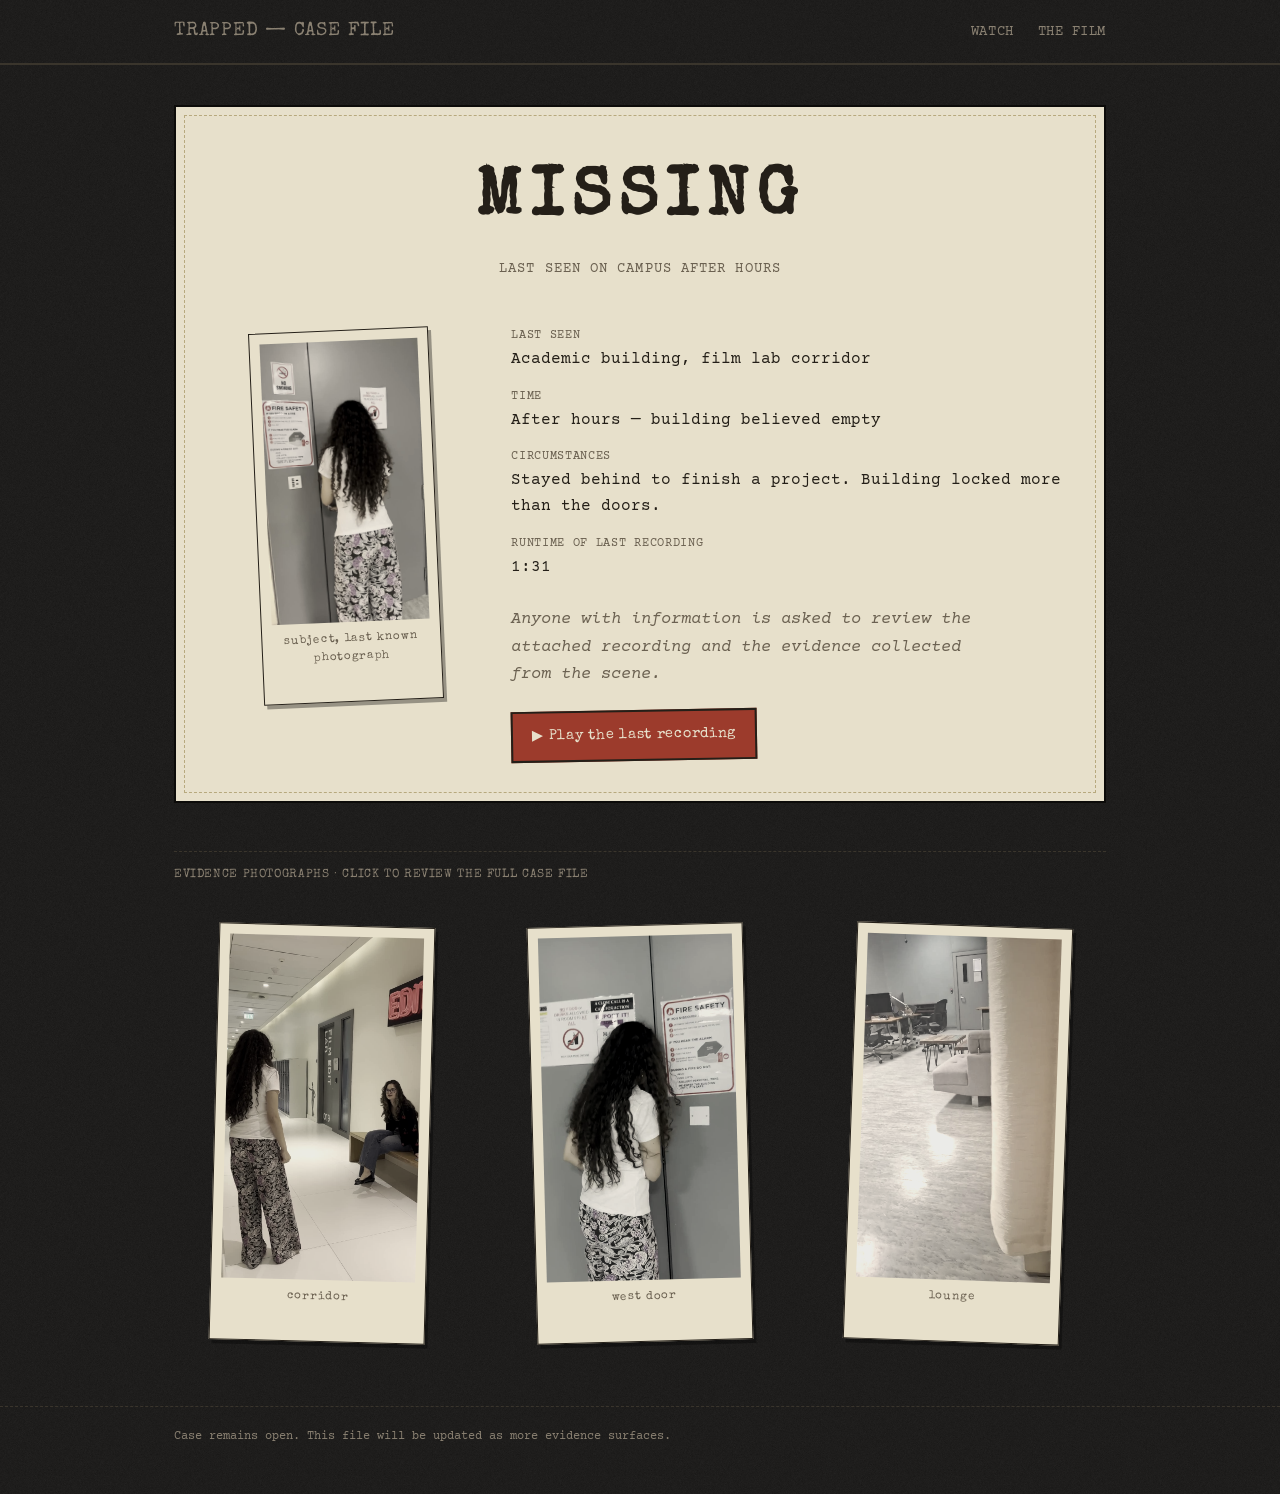
<file: index.html>
<!doctype html>
<html lang="en">
<head>
<meta charset="UTF-8">
<meta name="viewport" content="width=device-width, initial-scale=1.0">
<title>Trapped — Case File</title>

<!-- Google Fonts: Courier Prime (typewriter body text) + Special Elite (stamp-style display font) -->
<link rel="preconnect" href="https://fonts.googleapis.com">
<link rel="preconnect" href="https://fonts.gstatic.com" crossorigin>
<link href="https://fonts.googleapis.com/css2?family=Courier+Prime:ital,wght@0,400;0,700;1,400&family=Special+Elite&display=swap" rel="stylesheet">

<link rel="stylesheet" href="style.css">
</head>
<body>

<!-- Empty here since Home has no flashlight-toggle button, but it's included
     on every page for consistency. -->
<div id="flashlight-overlay"></div>

<!-- Site navigation. class="active" would mark whichever link matches the 
     current page, but Home has no matching nav item (linked via the wordmark),
    so nothing is marked here. -->
<nav class="nav">
  <div class="wrap">
    <a class="wordmark" href="index.html">TRAPPED &mdash; CASE FILE</a>
    <ul>
      <li><a href="watch.html">Watch</a></li>
      <li><a href="film.html">The Film</a></li>
    </ul>
  </div>
</nav>

<main class="wrap">

  <!-- The "missing person" notice -->
  <div class="notice">
    <h1 class="notice-head">MISSING</h1>
    <p class="notice-sub">Last seen on campus after hours</p>

    <div class="notice-body">
      <!-- Subject photo, styled as a pinned polaroid via the .polaroid class in style.css -->
      <figure class="polaroid">
        <img src="assets/poster.jpg" alt="A student standing at a locked door, back to camera, campus safety notices on the wall around her.">
        <figcaption>subject, last known photograph</figcaption>
      </figure>

      <div>
        <!-- A description list (term + definition pairs) -->
        <dl class="notice-facts">
          <dt>Last seen</dt>
          <dd>Academic building, film lab corridor</dd>
          <dt>Time</dt>
          <dd>After hours &mdash; building believed empty</dd>
          <dt>Circumstances</dt>
          <dd>Stayed behind to finish a project. Building locked more than the doors.</dd>
          <dt>Runtime of last recording</dt>
          <dd>1:31</dd>
        </dl>

        <p class="tagline">Anyone with information is asked to review the attached
        recording and the evidence collected from the scene.</p>

        <a class="btn-stamp" href="watch.html">&#9654; Play the last recording</a>
      </div>
    </div>
  </div>

  <!-- Evidence thumbnails: plain links into the Film page. -->
  <p class="section-label">EVIDENCE PHOTOGRAPHS &middot; CLICK TO REVIEW THE FULL CASE FILE</p>
  <div class="thumb-grid">
    <a class="thumb" href="film.html">
      <figure class="polaroid">
        <img src="assets/still-exit-sign.jpg" alt="Two students in an empty film-lab corridor, a glowing red EDIT sign overhead.">
        <figcaption>corridor</figcaption>
      </figure>
    </a>
    <a class="thumb" href="film.html">
      <figure class="polaroid">
        <img src="assets/still-hallway.jpg" alt="A student facing a locked door, fire-safety signage on the wall.">
        <figcaption>west door</figcaption>
      </figure>
    </a>
    <a class="thumb" href="film.html">
      <figure class="polaroid">
        <img src="assets/still-bench.jpg" alt="An empty lounge, lights still on, no one left inside.">
        <figcaption>lounge</figcaption>
      </figure>
    </a>
  </div>

</main>

<footer class="site-footer">
  <div class="wrap">Case remains open. This file will be updated as more evidence surfaces.</div>
</footer>

<!-- defer: runs after the HTML has finished loading, so it can look for elements on the page -->
<script src="script.js" defer></script>

</body>
</html>
</file>
<file: style.css>
/* Colors, fonts, and other values reused across the site. */
:root {
  --bg: #131110;              /* page background */
  --paper: #e7e0cb;           /* notice/polaroids */
  --paper-card: #ded3b3;      /* note cards */
  --ink: #241f18;             /* dark text on paper-colored elements */
  --ink-faded: #6b6151;       /* muted text on paper */
  --text: #d8d0bd;            /* light text on dark background */
  --text-faded: #8a8172;      /* muted text on the dark background */
  --redact: #0c0b09;          /* redacted-text bars */
  --stamp: #9c3b2c;           /* stamps and links */
  --rule: #b7a97e;            /* dividing lines on paper-colored elements */
  --rule-dark: #3a352c;       /* dividing lines on dark background */
  --serif-type: "Courier Prime", "Courier New", monospace;   /* body/typewriter font */
  --stamp-type: "Special Elite", "Courier Prime", monospace; /* stamp/display font */
}

* { box-sizing: border-box; }

body {
  margin: 0;
  background-color: var(--bg);
  background-image: url("assets/grain.png"); /* subtle film-grain texture, tiled */
  background-repeat: repeat;
  color: var(--text);
  font-family: var(--serif-type);
  font-size: 17px;
  line-height: 1.6;
}

a { color: inherit; }

.wrap { max-width: 980px; margin: 0 auto; padding: 0 1.5rem; }

/* ==================== nav ==================== */

.nav {
  border-bottom: 2px solid var(--rule-dark);
  padding: 1rem 0;
  margin-bottom: 2.5rem;
}
.nav .wrap { display: flex; align-items: baseline; justify-content: space-between; flex-wrap: wrap; gap: 0.8rem; }

/* The wordmark doubles as the link back to Home */
.wordmark {
  font-family: var(--stamp-type);
  font-size: 1.2rem;
  letter-spacing: 0.06em;
  text-decoration: none;
  color: var(--stamp);
}
.nav ul { list-style: none; display: flex; gap: 1.5rem; margin: 0; padding: 0; font-size: 0.85rem; }
.nav a { text-decoration: none; color: var(--text-faded); text-transform: uppercase; letter-spacing: 0.04em; }
.nav a:hover { color: var(--text); }
/* .active is added in the HTML on whichever nav link matches the current page */
.nav a.active { color: var(--stamp); border-bottom: 1px solid var(--stamp); }

/* The button that switches the flashlight on/off (Film page only) */
.flashlight-toggle {
  font-family: var(--serif-type);
  font-size: 0.8rem;
  letter-spacing: 0.03em;
  color: var(--bg);
  background: var(--text);
  border: none;
  padding: 0.45rem 0.8rem;
  cursor: pointer;
}
.flashlight-toggle:hover { background: var(--stamp); color: var(--text); }

.flashlight-note {
  font-size: 0.85rem;
  color: var(--text-faded);
  margin: -0.6rem 0 1.8rem;
  display: flex;
  align-items: center;
  gap: 0.9rem;
  flex-wrap: wrap;
}

/* ==================== small labels (file numbers, section headers) ==================== */

.file-meta {
  font-size: 0.8rem;
  color: var(--text-faded);
  letter-spacing: 0.03em;
  margin: 0 0 1.5rem;
}

/* ==================== home: "missing" notice ==================== */

.notice {
  background: var(--paper);
  border: 2px solid var(--redact);
  padding: 2.5rem;
  margin-bottom: 3rem;
  position: relative;
}
/* Decorative inset dashed border */
.notice::before {
  content: "";
  position: absolute; inset: 8px;
  border: 1px dashed var(--rule);
  pointer-events: none;
}

.notice-head {
  text-align: center;
  font-family: var(--stamp-type);
  /* clamp(min, preferred, max): the heading scales with viewport width */
  font-size: clamp(2.6rem, 9vw, 4.2rem);
  letter-spacing: 0.12em;
  color: var(--ink);
  margin: 0 0 0.3rem;
}
.notice-sub {
  text-align: center;
  font-size: 0.85rem;
  letter-spacing: 0.08em;
  color: var(--ink-faded);
  text-transform: uppercase;
  margin: 0 0 2rem;
}

/* Two-column layout: fixed-width photo column, flexible facts column */
.notice-body {
  display: grid;
  grid-template-columns: 260px 1fr;
  gap: 2.2rem;
  align-items: start;
}

/* Shared "physical photo" look, reused for the notice photo, the home thumbnails, and the evidence board photos */
.polaroid {
  background: var(--paper);
  border: 1px solid var(--ink);
  padding: 10px 10px 34px;
  box-shadow: 3px 4px 0 rgba(0,0,0,0.35);
  transform: rotate(-2.5deg); /* slight tilt so it looks pinned/dropped, not perfectly aligned */
  position: relative;
}
/* Filter fades the photo slightly toward grayscale */
.polaroid img { width: 100%; display: block; filter: grayscale(0.5) contrast(1.05) sepia(0.15) brightness(0.92); }
.polaroid figcaption, .note-card h3 {
  font-family: var(--stamp-type);
  color: var(--ink-faded);
  letter-spacing: 0.06em;
}
.polaroid figcaption { font-size: 0.72rem; text-align: center; margin-top: 0.5rem; }

.notice-facts dt {
  font-size: 0.72rem;
  letter-spacing: 0.06em;
  text-transform: uppercase;
  color: var(--ink-faded);
  margin-top: 0.9rem;
}
.notice-facts dd {
  margin: 0.1rem 0 0;
  font-size: 1.02rem;
  color: var(--ink);
}
.notice-facts { margin: 0 0 1.6rem; }

.tagline {
  font-style: italic;
  color: var(--ink-faded);
  max-width: 46ch;
  margin: 0 0 1.4rem;
}

.btn-stamp {
  display: inline-block;
  font-family: var(--stamp-type);
  font-size: 0.9rem;
  letter-spacing: 0.05em;
  color: var(--paper);
  background: var(--stamp);
  text-decoration: none;
  padding: 0.75rem 1.2rem;
  border: 2px solid var(--ink);
  transform: rotate(-1deg);
}
.btn-stamp:hover { background: var(--ink); }

/* ==================== home: evidence thumbnails ==================== */

.section-label {
  font-family: var(--stamp-type);
  font-size: 0.78rem;
  letter-spacing: 0.05em;
  color: var(--text-faded);
  border-top: 1px dashed var(--rule-dark);
  padding-top: 0.8rem;
  margin-bottom: 1.4rem;
  display: block;
}

.thumb-grid { display: grid; grid-template-columns: repeat(3, 1fr); gap: 1.4rem; margin-bottom: 3rem; }
.thumb { text-decoration: none; color: var(--text); display: block; }
/* Each thumbnail tilted a different way so the row looks scattered */
.thumb .polaroid { transform: rotate(1.5deg); }
.thumb:nth-child(2) .polaroid { transform: rotate(-1.5deg); }
.thumb:nth-child(3) .polaroid { transform: rotate(2deg); }

/* ==================== evidence board (film page) ==================== */

.board-heading {
  font-family: var(--stamp-type);
  font-size: 1.6rem;
  letter-spacing: 0.03em;
  margin: 0 0 0.6rem;
  color: var(--text);
}

.evidence-grid {
  display: grid;
  grid-template-columns: repeat(3, 1fr);
  gap: 2rem;
  margin-bottom: 3rem;
}

.evidence-item { position: relative; }
/* zoom-in cursor to show that the photos are clickable */
.evidence-item .polaroid { cursor: zoom-in; width: 100%; }
/* :nth-child(3n+1/2/3) cycles the tilt angle across every row of 3, so a
   longer evidence grid would keep alternating rather than repeating in blocks */
.evidence-item:nth-child(3n+1) .polaroid { transform: rotate(-2deg); }
.evidence-item:nth-child(3n+2) .polaroid { transform: rotate(1.5deg); }
.evidence-item:nth-child(3n+3) .polaroid { transform: rotate(-1deg); }

.note-card {
  background: var(--paper-card);
  border: 1px solid var(--ink);
  padding: 1.1rem 1.2rem;
  font-size: 0.92rem;
  line-height: 1.65;
  margin-bottom: 2rem;
  max-width: 62ch;
  transform: rotate(-0.6deg);
  color: var(--ink);
}
.note-card h3 {
  font-size: 0.78rem;
  margin: 0 0 0.6rem;
}

/* The redaction effect: text color and background are the same near-black, 
   Hovering removes the background and restores the text color, "revealing" it. 
   No JavaScript involved. */
.redacted {
  background: var(--redact);
  color: var(--redact);
  cursor: default;
  transition: color 0.25s ease, background 0.25s ease;
  padding: 0 0.15em;
}
.redacted:hover { background: transparent; color: var(--ink); }

.credits-strip {
  border-top: 2px solid var(--rule-dark);
  padding-top: 1rem;
  margin-top: 2rem;
}
.roster { list-style: none; margin: 0; padding: 0; display: flex; flex-wrap: wrap; gap: 0.5rem 2rem; }
.roster li { font-size: 0.9rem; padding: 0.3rem 0; color: var(--text); }

/* ==================== lightbox ==================== */

/* Hidden by default, script.js adds the .open class when an evidence photo is clicked, 
   which switches this to display: flex and centers whatever image was loaded into it */
.lightbox {
  position: fixed; inset: 0;
  background: rgba(5, 4, 3, 0.94);
  display: none;
  align-items: center;
  justify-content: center;
  z-index: 500;
  padding: 2rem;
}
.lightbox.open { display: flex; }
.lightbox img { max-width: min(90vw, 700px); max-height: 85vh; border: 6px solid var(--paper); box-shadow: 0 10px 40px rgba(0,0,0,0.6); }
.lightbox-close {
  position: absolute; top: 1.2rem; right: 1.5rem;
  font-family: var(--stamp-type);
  color: var(--text);
  background: none; border: 1px solid var(--text);
  padding: 0.4rem 0.8rem;
  cursor: pointer;
  font-size: 0.85rem;
}

/* ==================== watch page: the last recording ==================== */

.tape-frame {
  border: 6px solid var(--rule-dark);
  background: #0c0c0a;
  margin-bottom: 1rem;
  position: relative; /* anchors the absolutely-positioned REC dot and scanline overlay */
}
.tape-frame video { width: 100%; max-height: 78vh; display: block; margin: 0 auto; }

/* Faint horizontal lines repeated every 3px to fake an old-tape scanline
   texture. pointer-events: none so it never blocks clicks on the video
   controls underneath it. */
.tape-overlay {
  position: absolute; inset: 0;
  pointer-events: none;
  background: repeating-linear-gradient(
    to bottom, rgba(255,255,255,0.035) 0px, rgba(255,255,255,0.035) 1px,
    transparent 2px, transparent 3px
  );
}

.rec-indicator {
  position: absolute; top: 0.8rem; left: 0.9rem;
  display: flex; align-items: center; gap: 0.4rem;
  font-family: var(--serif-type);
  font-size: 0.75rem;
  color: #e4e0d4;
  letter-spacing: 0.05em;
  z-index: 2;
  pointer-events: none;
}
.rec-dot { width: 8px; height: 8px; border-radius: 50%; background: #c93c3c; animation: recblink 1.2s infinite; }
/* Blink pattern: solid, with two quick dips in opacity per cycle */
@keyframes recblink { 0%, 45% { opacity: 1; } 50%, 95% { opacity: 0.15; } 100% { opacity: 1; } }

.player-meta {
  display: flex; justify-content: space-between; flex-wrap: wrap; gap: 0.8rem;
  margin-bottom: 2.5rem;
  font-size: 0.85rem;
  color: var(--text-faded);
}
.watch-note { max-width: 60ch; margin-bottom: 3rem; color: var(--text); }

/* ==================== flashlight overlay (Film page only) ==================== */

/* A radial gradient centered on --mx/--my: transparent near the middle, 
   fading to near-opaque black by the edge of the circle. script.js updates 
   --mx/--my on every mousemove, which is what moves the "light." Hidden by 
   default; only shown once body.flashlight-on is added. */
#flashlight-overlay {
  position: fixed; inset: 0;
  pointer-events: none; /* never blocks clicks on the page underneath it */
  z-index: 400;
  display: none;
  background: radial-gradient(circle 190px at var(--mx, 50%) var(--my, 50%),
    transparent 0%, transparent 55%, rgba(6,5,4,0.97) 100%);
}
body.flashlight-on #flashlight-overlay { display: block; }
body.flashlight-on { cursor: none; } /* hide the normal cursor so the light circle reads as the cursor */

/* ==================== footer ==================== */

footer.site-footer {
  border-top: 1px dashed var(--rule-dark);
  padding: 1.2rem 0 3rem;
  font-size: 0.75rem;
  color: var(--text-faded);
}
</file>
